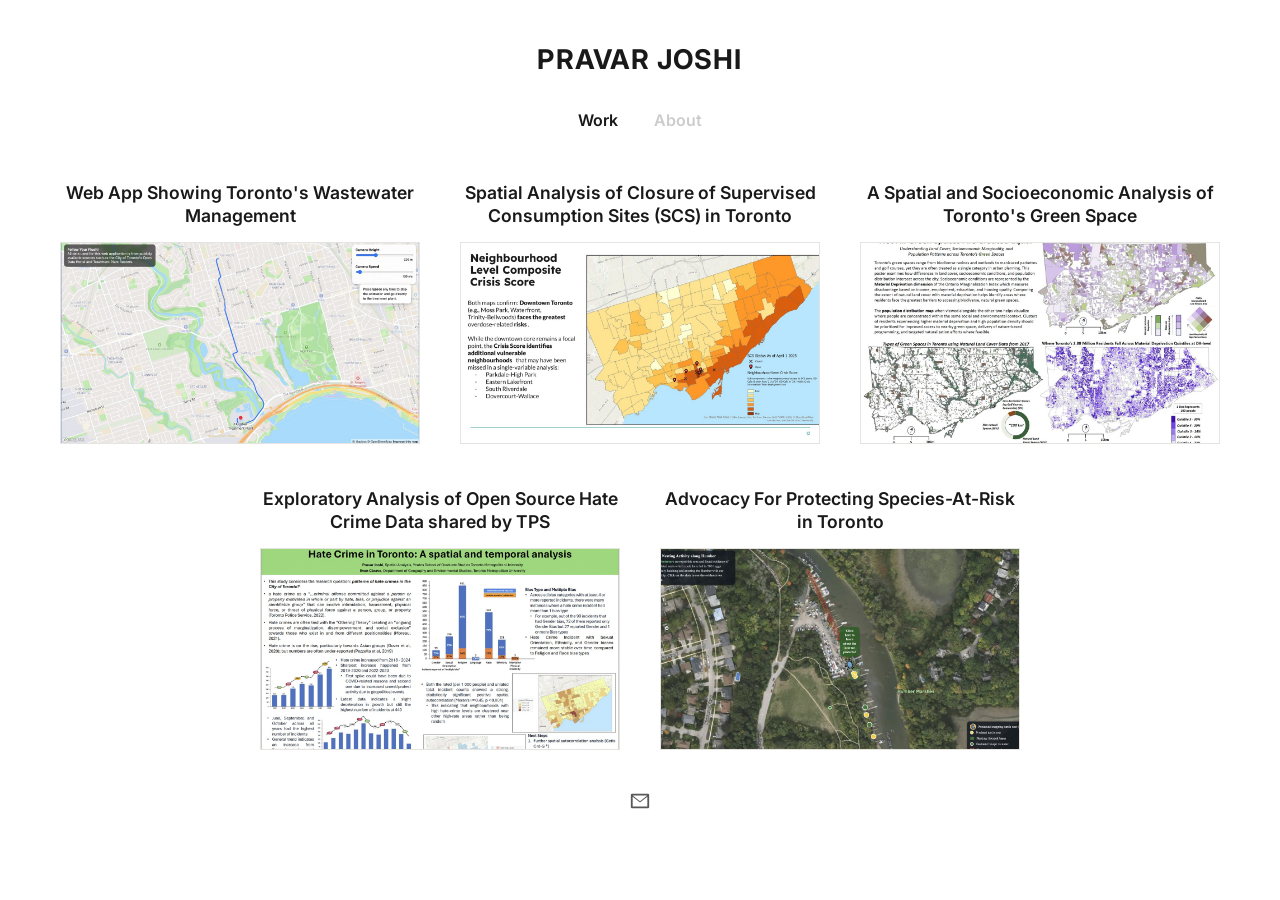
<file: index.html>
<!DOCTYPE html>
<html lang="en">
<head>
<meta charset="utf-8">
<meta name="viewport" content="width=device-width, initial-scale=1">
<title>Pravar Joshi</title>
<meta name="description" content="Pravar Joshi, cartographer, data scientist, and developer.">
<link rel="stylesheet" href="assets/css/site.css">
</head>
<body>

  <div class="masthead">
    <h1>PRAVAR JOSHI</h1>
    <div class="toggle">
      <button id="btn-work" class="active" type="button">Work</button>
      <button id="btn-about" type="button">About</button>
    </div>
  </div>

  <div class="wrap">

    <section id="work">
      <div class="gallery">
        <article class="item">
          <a class="t" href="wastewater.html">Web App Showing Toronto's Wastewater Management</a>
          <a class="ph" href="wastewater.html">
            <img src="assets/img/portfolio/wastewater.jpg" alt="Web app showing Toronto's wastewater management">
          </a>
        </article>
        <article class="item">
          <a class="t" href="scs.html">Spatial Analysis of Closure of Supervised Consumption Sites (SCS) in Toronto</a>
          <a class="ph" href="scs.html">
            <img src="assets/img/portfolio/scs_slide12.jpg" alt="Neighbourhood composite Crisis Score choropleth with supervised consumption sites">
          </a>
        </article>
        <article class="item">
          <a class="t" href="greenspace.html">A Spatial and Socioeconomic Analysis of Toronto's Green Space</a>
          <a class="ph" href="greenspace.html">
            <img src="assets/img/portfolio/greenspace.jpg" alt="Poster: Not All Green Spaces Are Created Equal">
          </a>
        </article>
        <article class="item">
          <a class="t" href="hatecrime.html">Exploratory Analysis of Open Source Hate Crime Data shared by TPS</a>
          <a class="ph" href="hatecrime.html">
            <img src="assets/img/portfolio/hatecrime.jpg" alt="Research poster: hate crime in Toronto, a spatial and temporal analysis">
          </a>
        </article>
        <article class="item">
          <a class="t" href="turtle.html">Advocacy For Protecting Species-At-Risk in Toronto</a>
          <a class="ph" href="turtle.html">
            <img src="assets/img/portfolio/turtle.jpg" alt="Web map of turtle nesting activity along the Humber River">
          </a>
        </article>
      </div>
    </section>

    <section id="about" class="about" style="display:none">
      <p>Toronto-based cartographer, data scientist, and developer.</p>
      <div class="skills">
        <p><b>Mapping / GIS:</b> ESRI products (ArcGIS Online and Pro), QGIS, Turf.js, Mapbox GL JS</p>
        <p><b>Software:</b> HTML, CSS, JavaScript</p>
        <p><b>Data analysis:</b> Python (GeoPandas, Matplotlib), R, Excel</p>
      </div>
    </section>

  </div>

  <div class="social">
    <a href="mailto:pravar.joshi@torontomu.ca" aria-label="Email">
      <svg viewBox="0 0 24 24" aria-hidden="true"><path d="M2 5.5A1.5 1.5 0 0 1 3.5 4h17A1.5 1.5 0 0 1 22 5.5v13a1.5 1.5 0 0 1-1.5 1.5h-17A1.5 1.5 0 0 1 2 18.5v-13Zm2.06.5 7.94 6.2L19.94 6H4.06ZM20 7.27l-7.38 5.76a1 1 0 0 1-1.24 0L4 7.27V18h16V7.27Z"/></svg>
    </a>
  </div>

  <script>
    (function(){
      var work=document.getElementById('work'), about=document.getElementById('about');
      var bw=document.getElementById('btn-work'), ba=document.getElementById('btn-about');
      bw.addEventListener('click',function(){work.style.display='';about.style.display='none';bw.classList.add('active');ba.classList.remove('active');});
      ba.addEventListener('click',function(){about.style.display='';work.style.display='none';ba.classList.add('active');bw.classList.remove('active');});
    })();
  </script>

</body>
</html>
</file>
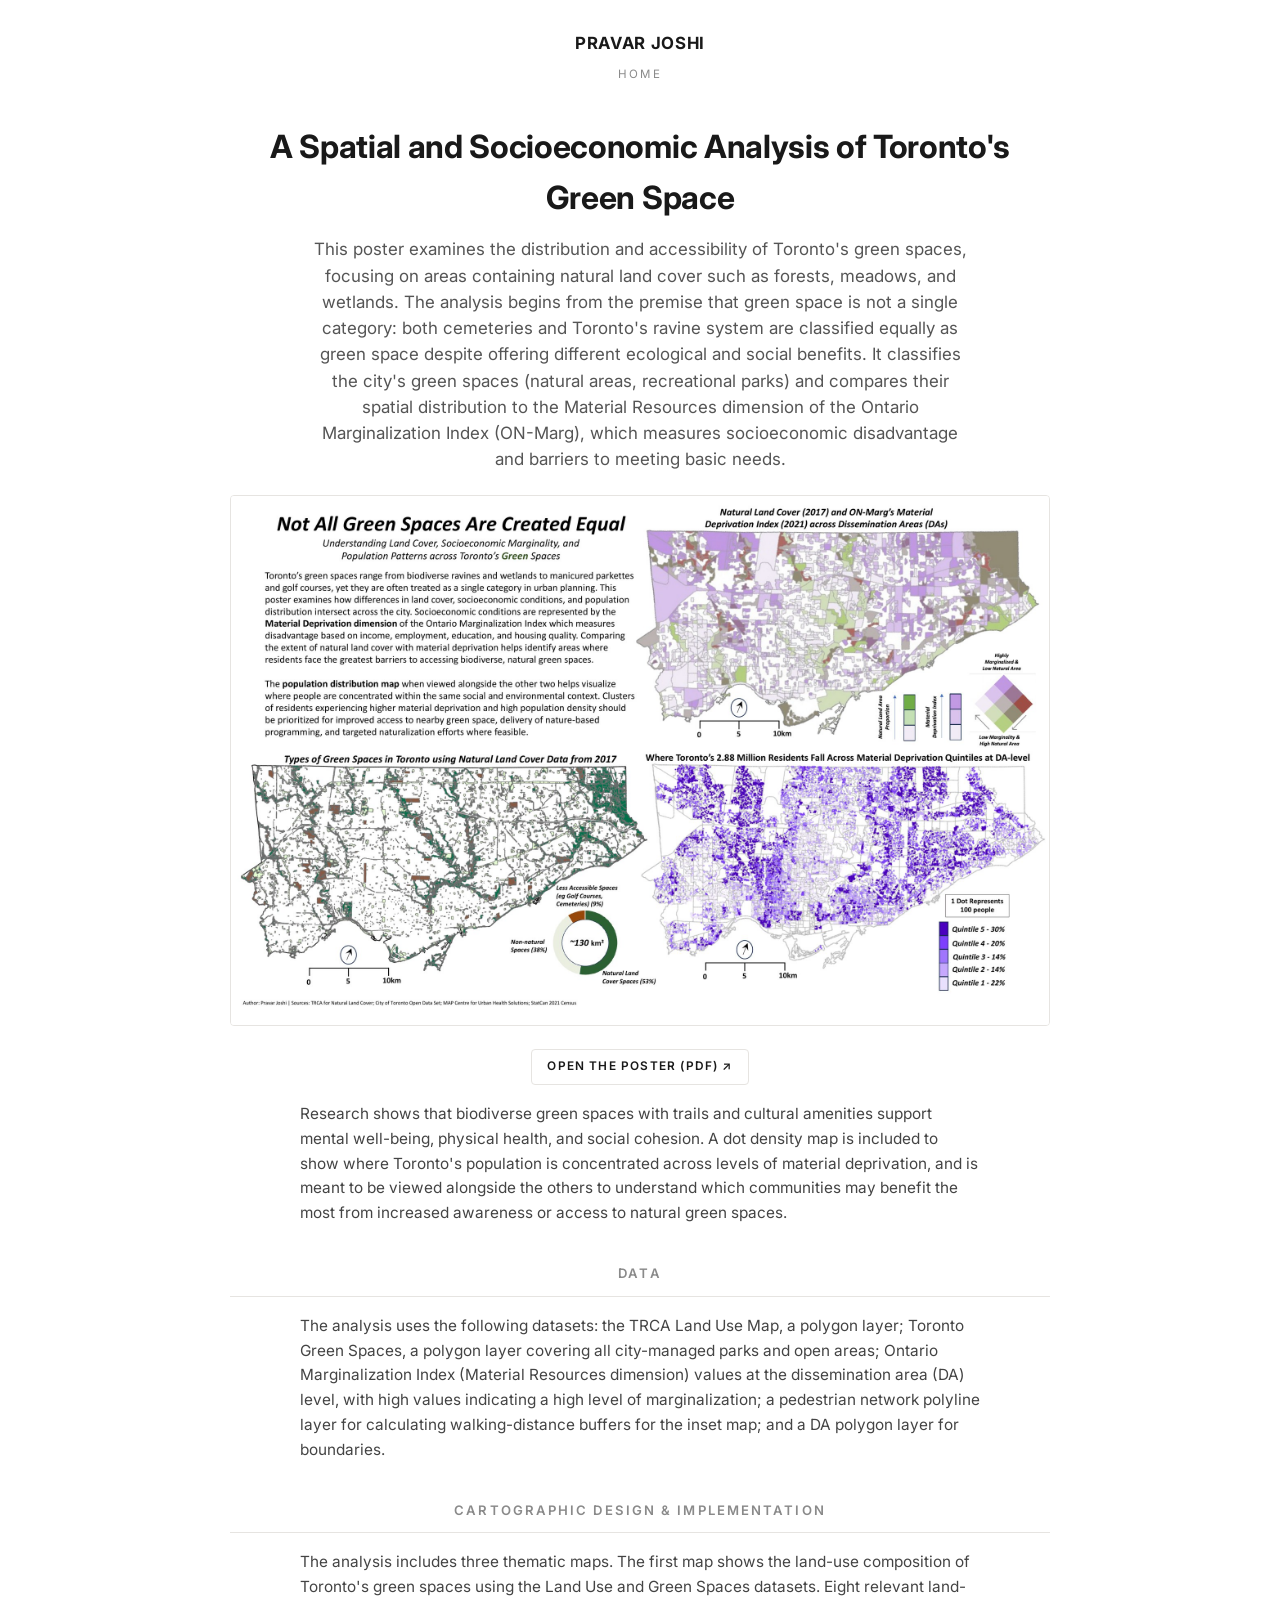
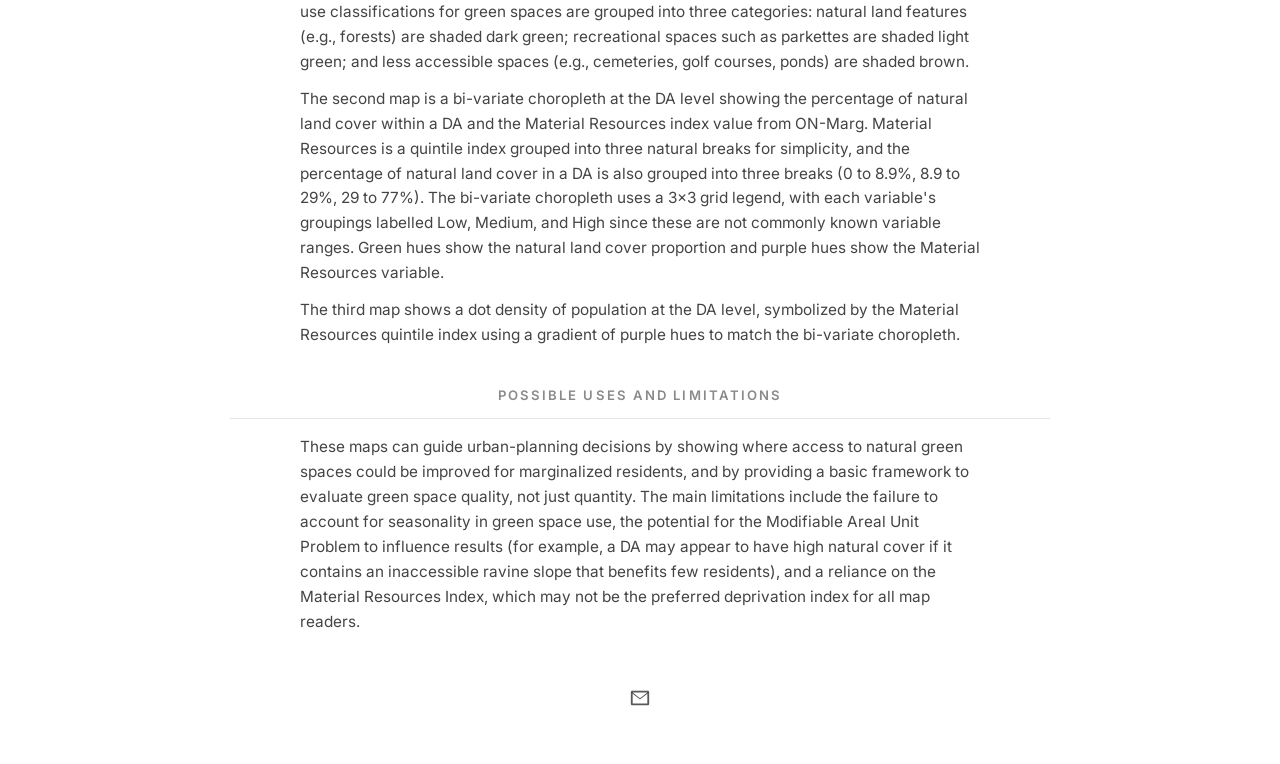
<file: greenspace.html>
<!DOCTYPE html>
<html lang="en">
<head>
<meta charset="utf-8">
<meta name="viewport" content="width=device-width, initial-scale=1">
<title>Toronto Green Space | Pravar Joshi</title>
<link rel="stylesheet" href="assets/css/site.css">
</head>
<body>

  <div class="detail-top">
    <a class="home-name" href="index.html">PRAVAR JOSHI</a><br>
    <a class="home-link" href="index.html">Home</a>
  </div>

  <article class="doc">
    <h1>A Spatial and Socioeconomic Analysis of Toronto's Green Space</h1>
    <p class="lead">This poster examines the distribution and accessibility of Toronto's green spaces, focusing on areas containing natural land cover such as forests, meadows, and wetlands. The analysis begins from the premise that green space is not a single category: both cemeteries and Toronto's ravine system are classified equally as green space despite offering different ecological and social benefits. It classifies the city's green spaces (natural areas, recreational parks) and compares their spatial distribution to the Material Resources dimension of the Ontario Marginalization Index (ON-Marg), which measures socioeconomic disadvantage and barriers to meeting basic needs.</p>

    <div class="panel">
      <div class="hl">
        <img src="assets/img/greenspace/poster.jpg" alt="Poster: Not All Green Spaces Are Created Equal, land cover, socioeconomic marginality, and population patterns across Toronto's green spaces">
      </div>
    </div>

    <div class="btns">
      <a class="btn" href="assets/greenspace-poster.pdf" target="_blank" rel="noopener">Open the poster (PDF) &#8599;</a>
    </div>

    <div class="prose">
      <p>Research shows that biodiverse green spaces with trails and cultural amenities support mental well-being, physical health, and social cohesion. A dot density map is included to show where Toronto's population is concentrated across levels of material deprivation, and is meant to be viewed alongside the others to understand which communities may benefit the most from increased awareness or access to natural green spaces.</p>
    </div>

    <h2 class="section">Data</h2>
    <div class="prose">
      <p>The analysis uses the following datasets: the TRCA Land Use Map, a polygon layer; Toronto Green Spaces, a polygon layer covering all city-managed parks and open areas; Ontario Marginalization Index (Material Resources dimension) values at the dissemination area (DA) level, with high values indicating a high level of marginalization; a pedestrian network polyline layer for calculating walking-distance buffers for the inset map; and a DA polygon layer for boundaries.</p>
    </div>

    <h2 class="section">Cartographic Design &amp; Implementation</h2>
    <div class="prose">
      <p>The analysis includes three thematic maps. The first map shows the land-use composition of Toronto's green spaces using the Land Use and Green Spaces datasets. Eight relevant land-use classifications for green spaces are grouped into three categories: natural land features (e.g., forests) are shaded dark green; recreational spaces such as parkettes are shaded light green; and less accessible spaces (e.g., cemeteries, golf courses, ponds) are shaded brown.</p>
      <p>The second map is a bi-variate choropleth at the DA level showing the percentage of natural land cover within a DA and the Material Resources index value from ON-Marg. Material Resources is a quintile index grouped into three natural breaks for simplicity, and the percentage of natural land cover in a DA is also grouped into three breaks (0 to 8.9%, 8.9 to 29%, 29 to 77%). The bi-variate choropleth uses a 3x3 grid legend, with each variable's groupings labelled Low, Medium, and High since these are not commonly known variable ranges. Green hues show the natural land cover proportion and purple hues show the Material Resources variable.</p>
      <p>The third map shows a dot density of population at the DA level, symbolized by the Material Resources quintile index using a gradient of purple hues to match the bi-variate choropleth.</p>
    </div>

    <h2 class="section">Possible Uses and Limitations</h2>
    <div class="prose">
      <p>These maps can guide urban-planning decisions by showing where access to natural green spaces could be improved for marginalized residents, and by providing a basic framework to evaluate green space quality, not just quantity. The main limitations include the failure to account for seasonality in green space use, the potential for the Modifiable Areal Unit Problem to influence results (for example, a DA may appear to have high natural cover if it contains an inaccessible ravine slope that benefits few residents), and a reliance on the Material Resources Index, which may not be the preferred deprivation index for all map readers.</p>
    </div>

  </article>

  <div class="social">
    <a href="mailto:pravar.joshi@torontomu.ca" aria-label="Email">
      <svg viewBox="0 0 24 24" aria-hidden="true"><path d="M2 5.5A1.5 1.5 0 0 1 3.5 4h17A1.5 1.5 0 0 1 22 5.5v13a1.5 1.5 0 0 1-1.5 1.5h-17A1.5 1.5 0 0 1 2 18.5v-13Zm2.06.5 7.94 6.2L19.94 6H4.06ZM20 7.27l-7.38 5.76a1 1 0 0 1-1.24 0L4 7.27V18h16V7.27Z"/></svg>
    </a>
  </div>

</body>
</html>
</file>
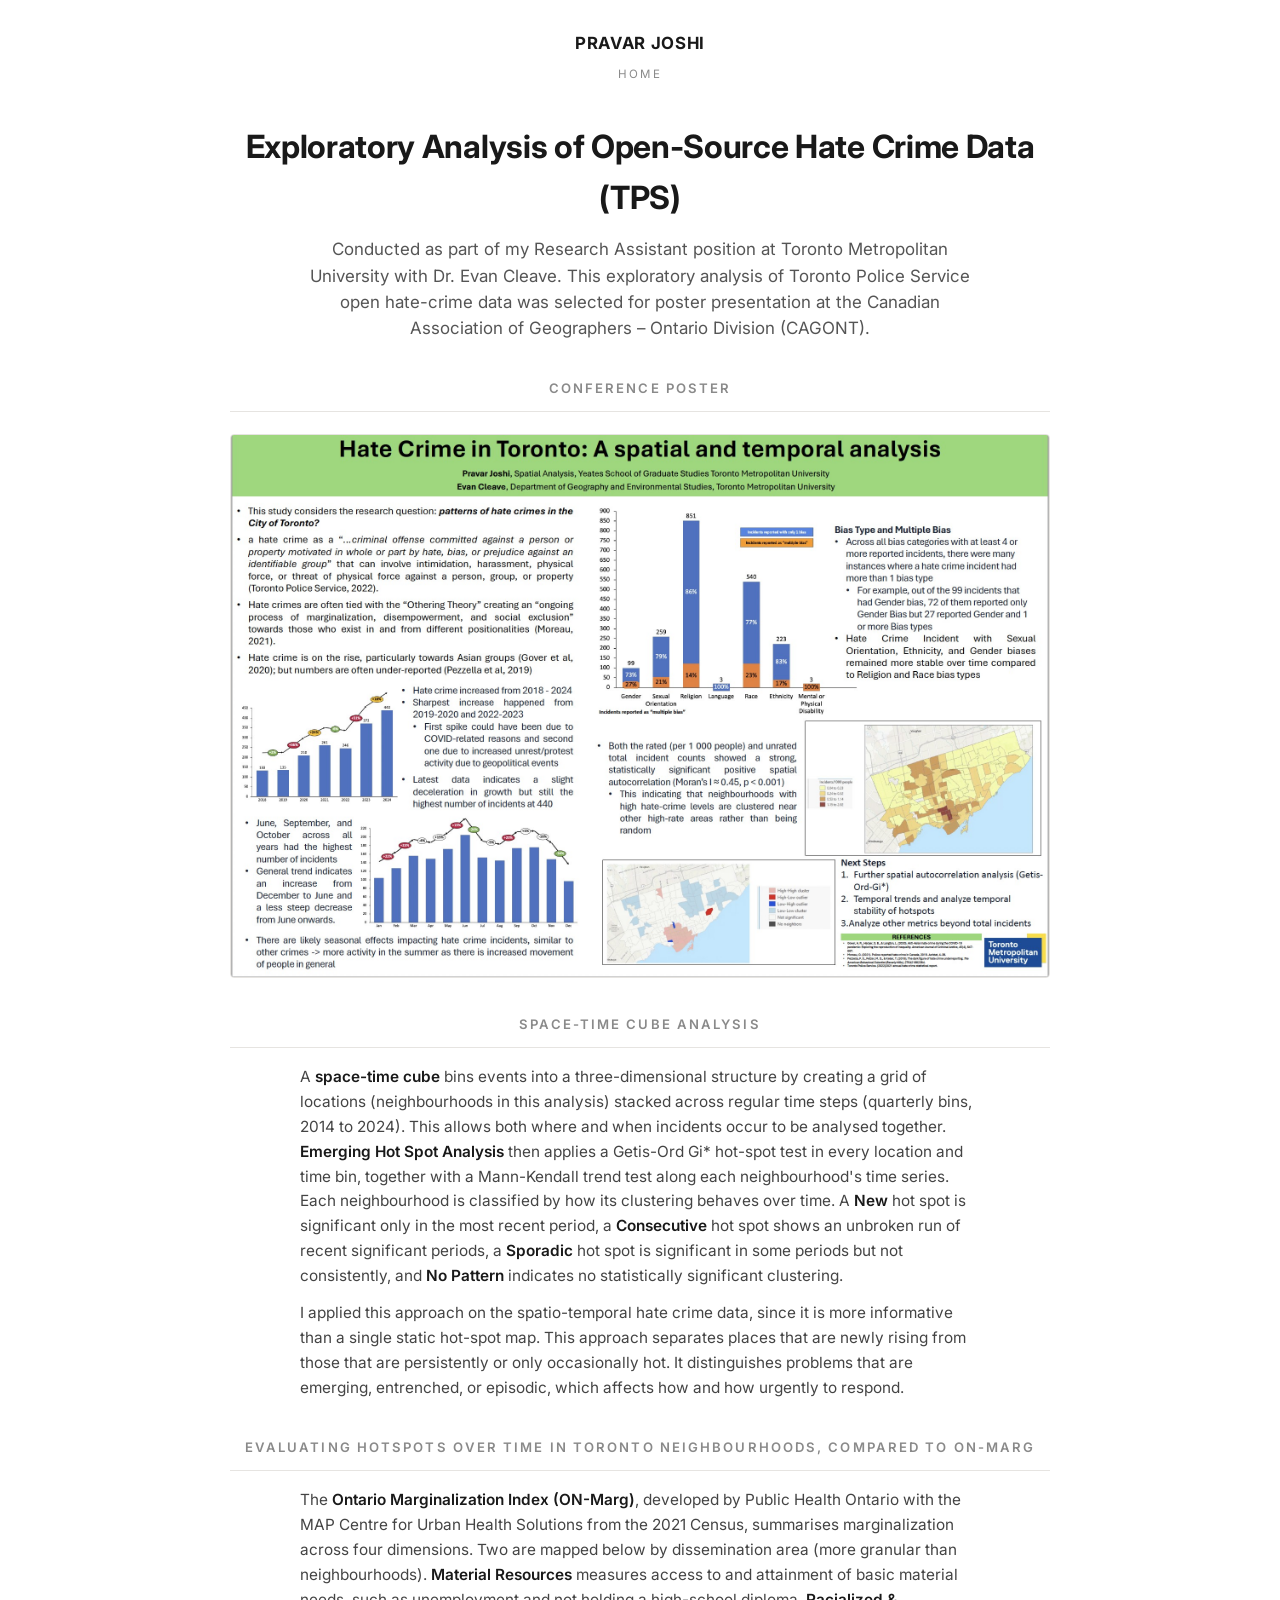
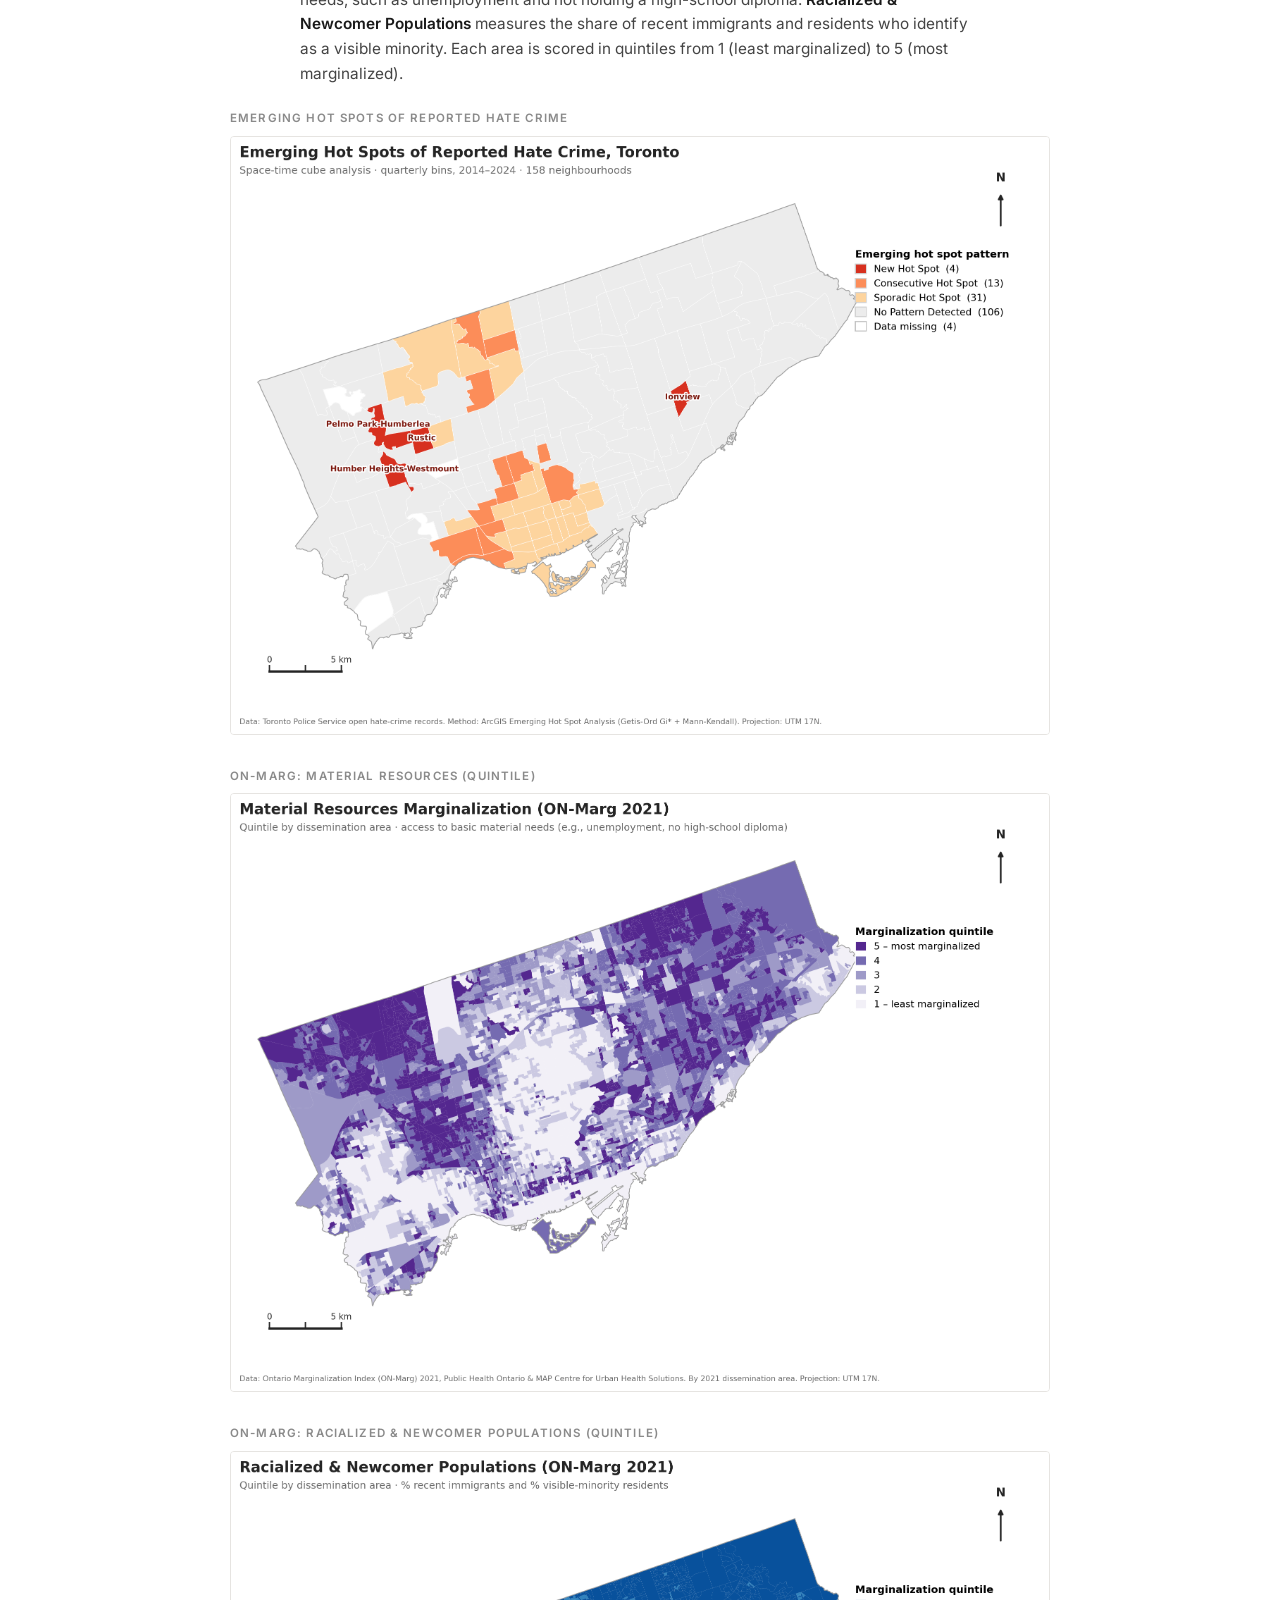
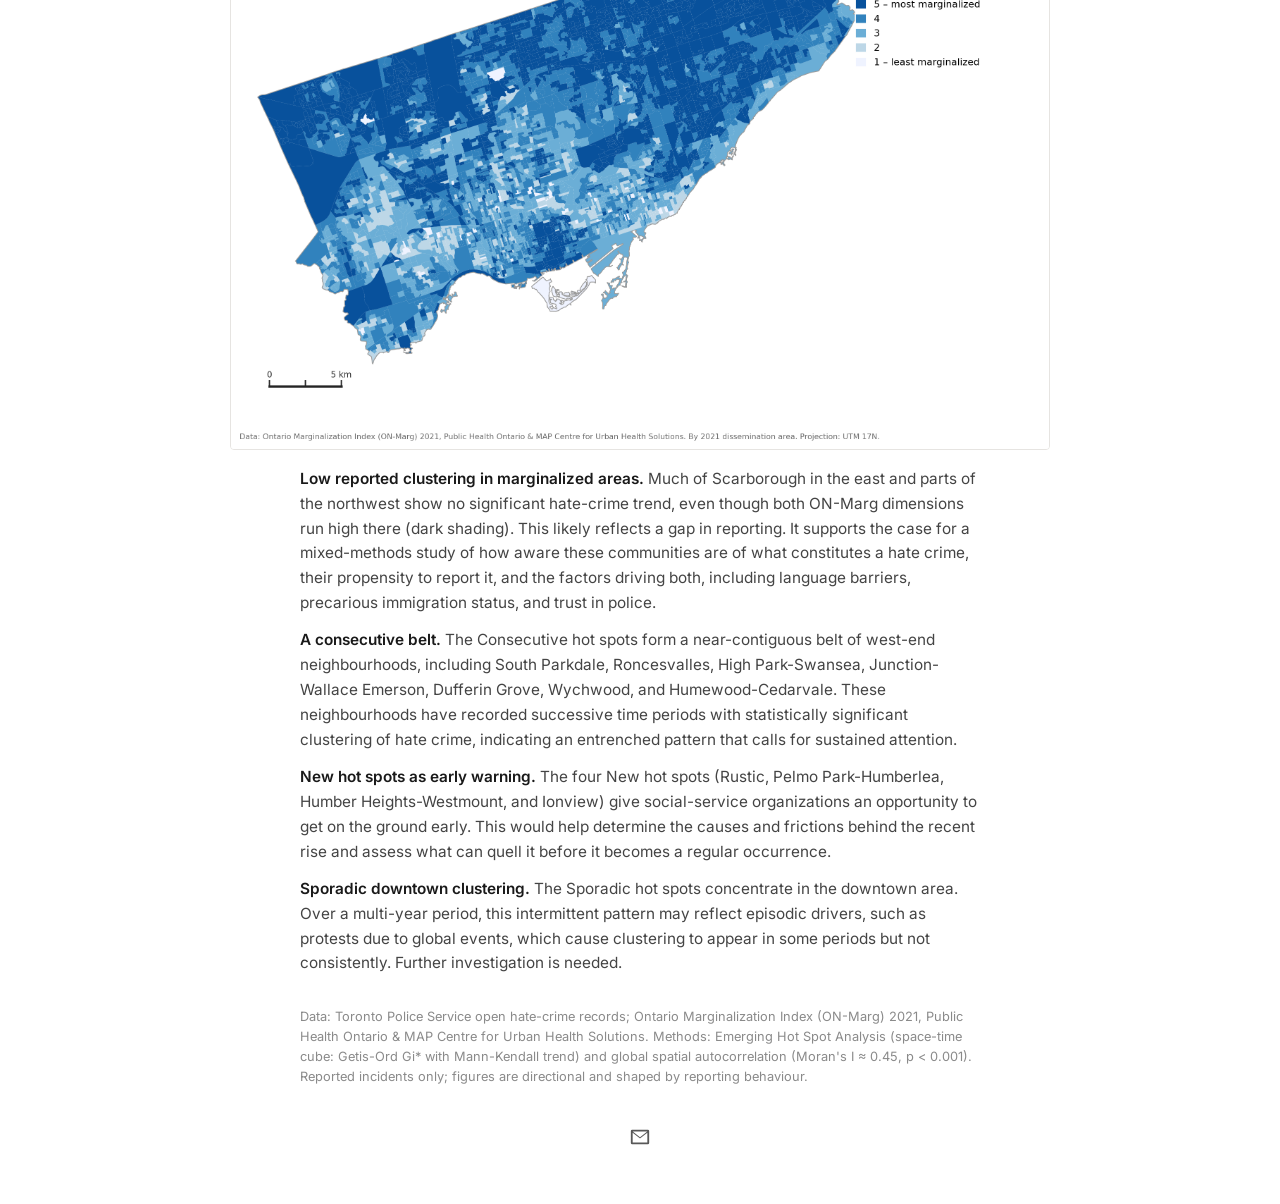
<file: hatecrime.html>
<!DOCTYPE html>
<html lang="en">
<head>
<meta charset="utf-8">
<meta name="viewport" content="width=device-width, initial-scale=1">
<title>Hate Crime Analysis | Pravar Joshi</title>
<link rel="stylesheet" href="assets/css/site.css">
</head>
<body>

  <div class="detail-top">
    <a class="home-name" href="index.html">PRAVAR JOSHI</a><br>
    <a class="home-link" href="index.html">Home</a>
  </div>

  <article class="doc">
    <h1>Exploratory Analysis of Open-Source Hate Crime Data (TPS)</h1>
    <p class="lead">Conducted as part of my Research Assistant position at Toronto Metropolitan University with Dr. Evan Cleave. This exploratory analysis of Toronto Police Service open hate-crime data was selected for poster presentation at the Canadian Association of Geographers &ndash; Ontario Division (CAGONT).</p>

    <h2 class="section">Conference Poster</h2>
    <div class="panel">
      <div class="hl">
        <img src="assets/img/hatecrime/poster.jpg" alt="Research poster: Hate Crime in Toronto, a spatial and temporal analysis">
      </div>
    </div>

    <h2 class="section">Space-Time Cube Analysis</h2>
    <div class="prose">
      <p>A <b>space-time cube</b> bins events into a three-dimensional structure by creating a grid of locations (neighbourhoods in this analysis) stacked across regular time steps (quarterly bins, 2014 to 2024). This allows both where and when incidents occur to be analysed together. <b>Emerging Hot Spot Analysis</b> then applies a Getis-Ord Gi* hot-spot test in every location and time bin, together with a Mann-Kendall trend test along each neighbourhood's time series. Each neighbourhood is classified by how its clustering behaves over time. A <b>New</b> hot spot is significant only in the most recent period, a <b>Consecutive</b> hot spot shows an unbroken run of recent significant periods, a <b>Sporadic</b> hot spot is significant in some periods but not consistently, and <b>No Pattern</b> indicates no statistically significant clustering.</p>
      <p>I applied this approach on the spatio-temporal hate crime data, since it is more informative than a single static hot-spot map. This approach separates places that are newly rising from those that are persistently or only occasionally hot. It distinguishes problems that are emerging, entrenched, or episodic, which affects how and how urgently to respond.</p>
    </div>

    <h2 class="section">Evaluating Hotspots Over Time in Toronto Neighbourhoods, Compared to ON-Marg</h2>
    <div class="prose">
      <p>The <b>Ontario Marginalization Index (ON-Marg)</b>, developed by Public Health Ontario with the MAP Centre for Urban Health Solutions from the 2021 Census, summarises marginalization across four dimensions. Two are mapped below by dissemination area (more granular than neighbourhoods). <b>Material Resources</b> measures access to and attainment of basic material needs, such as unemployment and not holding a high-school diploma. <b>Racialized &amp; Newcomer Populations</b> measures the share of recent immigrants and residents who identify as a visible minority. Each area is scored in quintiles from 1 (least marginalized) to 5 (most marginalized).</p>
    </div>
    <div class="panel">
      <div class="hl"><span class="lbl">Emerging hot spots of reported hate crime</span><img src="assets/img/hatecrime/hotspots_map.png" alt="Emerging hot spots of reported hate crime in Toronto"></div>
      <div class="hl"><span class="lbl">ON-Marg: Material Resources (quintile)</span><img src="assets/img/hatecrime/onmarg_material.png" alt="Material Resources marginalization by dissemination area"></div>
      <div class="hl"><span class="lbl">ON-Marg: Racialized &amp; Newcomer Populations (quintile)</span><img src="assets/img/hatecrime/onmarg_racialized.png" alt="Racialized and Newcomer Populations marginalization by dissemination area"></div>
    </div>

    <div class="prose">
      <p><b>Low reported clustering in marginalized areas.</b> Much of Scarborough in the east and parts of the northwest show no significant hate-crime trend, even though both ON-Marg dimensions run high there (dark shading). This likely reflects a gap in reporting. It supports the case for a mixed-methods study of how aware these communities are of what constitutes a hate crime, their propensity to report it, and the factors driving both, including language barriers, precarious immigration status, and trust in police.</p>
      <p><b>A consecutive belt.</b> The Consecutive hot spots form a near-contiguous belt of west-end neighbourhoods, including South Parkdale, Roncesvalles, High Park-Swansea, Junction-Wallace Emerson, Dufferin Grove, Wychwood, and Humewood-Cedarvale. These neighbourhoods have recorded successive time periods with statistically significant clustering of hate crime, indicating an entrenched pattern that calls for sustained attention.</p>
      <p><b>New hot spots as early warning.</b> The four New hot spots (Rustic, Pelmo Park-Humberlea, Humber Heights-Westmount, and Ionview) give social-service organizations an opportunity to get on the ground early. This would help determine the causes and frictions behind the recent rise and assess what can quell it before it becomes a regular occurrence.</p>
      <p><b>Sporadic downtown clustering.</b> The Sporadic hot spots concentrate in the downtown area. Over a multi-year period, this intermittent pattern may reflect episodic drivers, such as protests due to global events, which cause clustering to appear in some periods but not consistently. Further investigation is needed.</p>
    </div>

    <p class="fine">Data: Toronto Police Service open hate-crime records; Ontario Marginalization Index (ON-Marg) 2021, Public Health Ontario &amp; MAP Centre for Urban Health Solutions. Methods: Emerging Hot Spot Analysis (space-time cube: Getis-Ord Gi* with Mann-Kendall trend) and global spatial autocorrelation (Moran's I &asymp; 0.45, p &lt; 0.001). Reported incidents only; figures are directional and shaped by reporting behaviour.</p>
  </article>

  <div class="social">
    <a href="mailto:pravar.joshi@torontomu.ca" aria-label="Email">
      <svg viewBox="0 0 24 24" aria-hidden="true"><path d="M2 5.5A1.5 1.5 0 0 1 3.5 4h17A1.5 1.5 0 0 1 22 5.5v13a1.5 1.5 0 0 1-1.5 1.5h-17A1.5 1.5 0 0 1 2 18.5v-13Zm2.06.5 7.94 6.2L19.94 6H4.06ZM20 7.27l-7.38 5.76a1 1 0 0 1-1.24 0L4 7.27V18h16V7.27Z"/></svg>
    </a>
  </div>

</body>
</html>
</file>
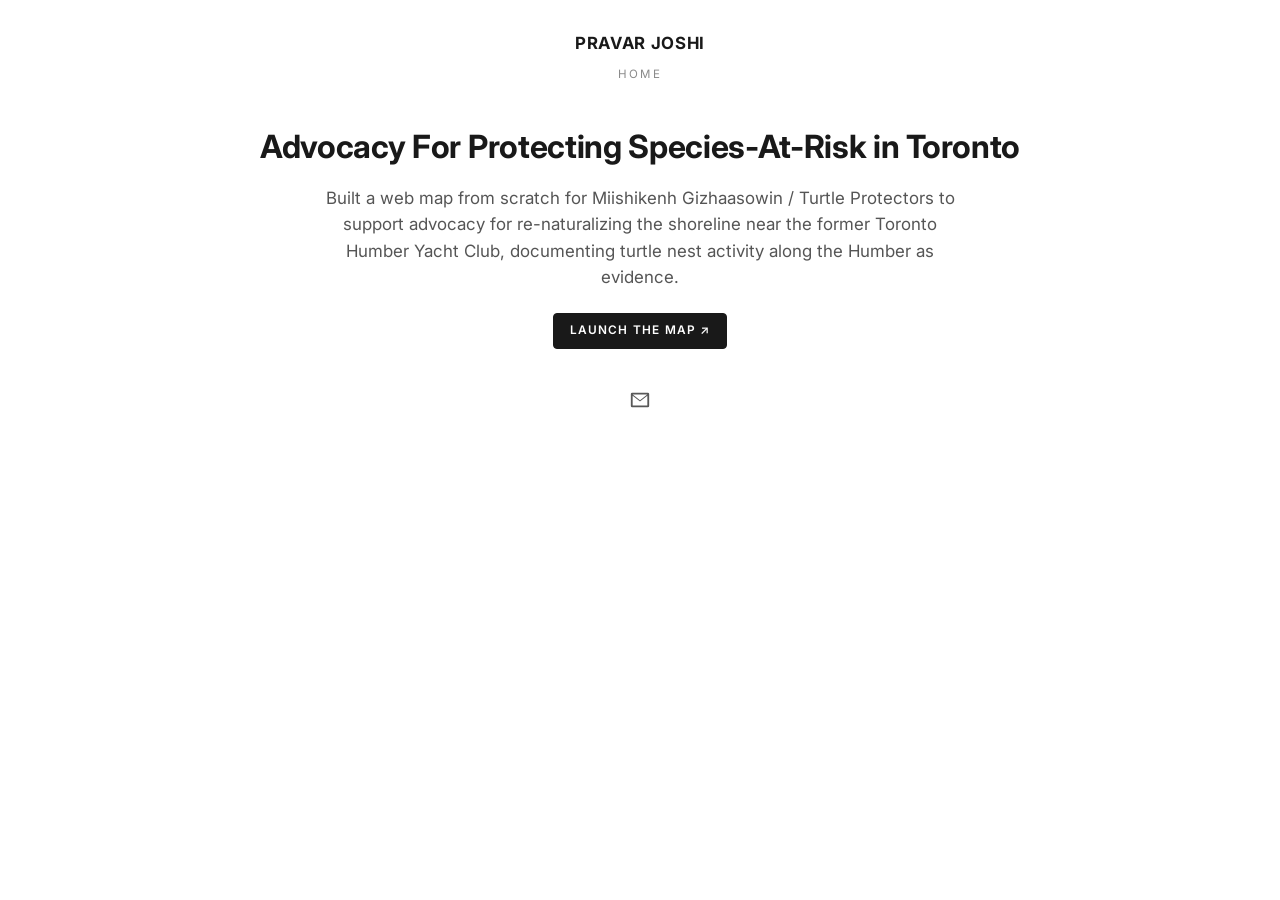
<file: turtle.html>
<!DOCTYPE html>
<html lang="en">
<head>
<meta charset="utf-8">
<meta name="viewport" content="width=device-width, initial-scale=1">
<title>Turtle Protectors Web Map | Pravar Joshi</title>
<link rel="stylesheet" href="assets/css/site.css">
</head>
<body>

  <div class="detail-top">
    <a class="home-name" href="index.html">PRAVAR JOSHI</a><br>
    <a class="home-link" href="index.html">Home</a>
  </div>

  <article class="doc">
    <h1>Advocacy For Protecting Species-At-Risk in Toronto</h1>
    <p class="lead">Built a web map from scratch for Miishikenh Gizhaasowin / Turtle Protectors to support advocacy for re-naturalizing the shoreline near the former Toronto Humber Yacht Club, documenting turtle nest activity along the Humber as evidence.</p>

    <div class="btns">
      <a class="btn primary" href="https://pravarjoshi-oss.github.io/turtle-humber/" target="_blank" rel="noopener">Launch the map &#8599;</a>
    </div>
  </article>

  <div class="social">
    <a href="mailto:pravar.joshi@torontomu.ca" aria-label="Email">
      <svg viewBox="0 0 24 24" aria-hidden="true"><path d="M2 5.5A1.5 1.5 0 0 1 3.5 4h17A1.5 1.5 0 0 1 22 5.5v13a1.5 1.5 0 0 1-1.5 1.5h-17A1.5 1.5 0 0 1 2 18.5v-13Zm2.06.5 7.94 6.2L19.94 6H4.06ZM20 7.27l-7.38 5.76a1 1 0 0 1-1.24 0L4 7.27V18h16V7.27Z"/></svg>
    </a>
  </div>

</body>
</html>
</file>
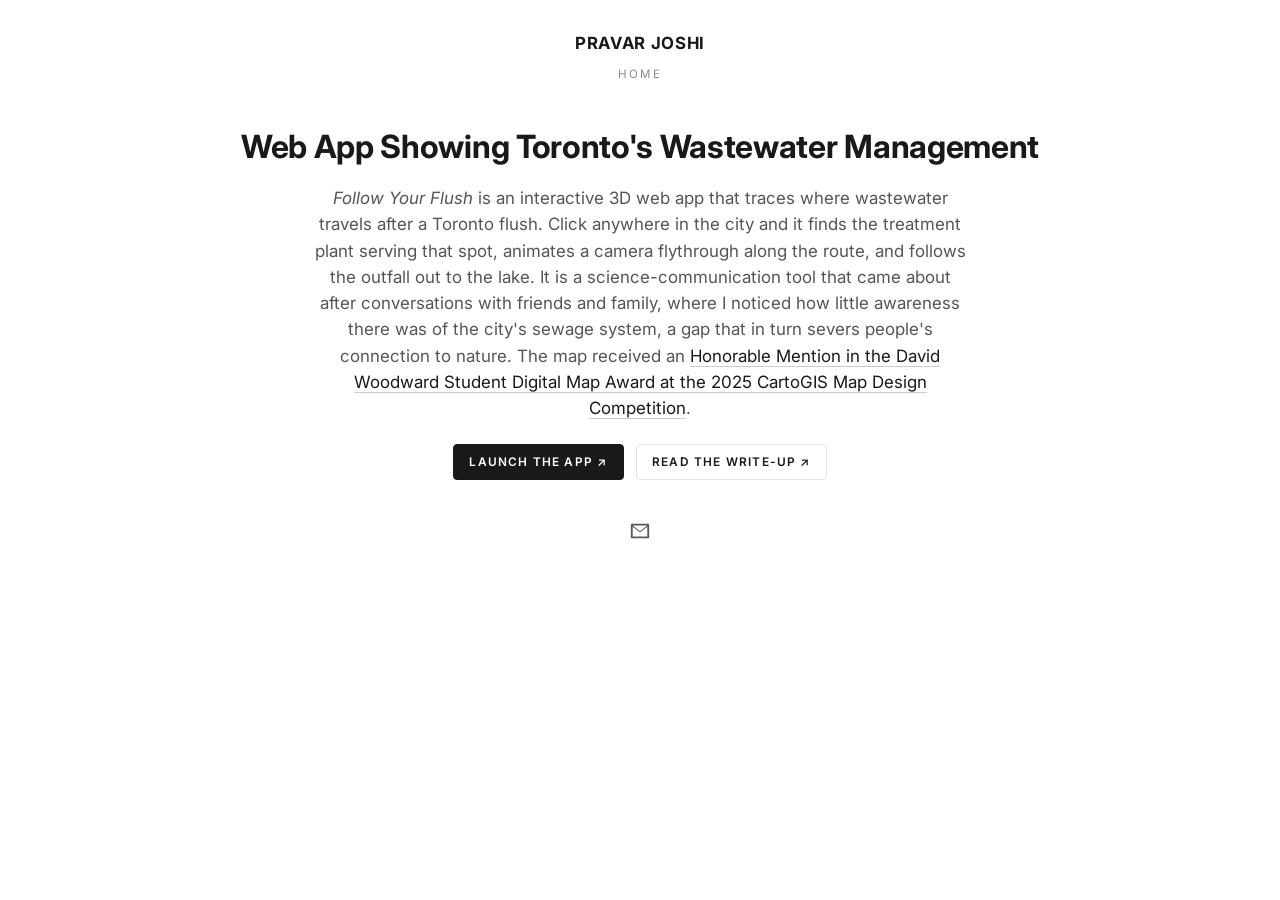
<file: wastewater.html>
<!DOCTYPE html>
<html lang="en">
<head>
<meta charset="utf-8">
<meta name="viewport" content="width=device-width, initial-scale=1">
<title>Toronto Wastewater Web App | Pravar Joshi</title>
<link rel="preconnect" href="https://fonts.googleapis.com">
<link rel="preconnect" href="https://fonts.gstatic.com" crossorigin>
<link rel="stylesheet" href="assets/css/site.css">
</head>
<body>

  <div class="detail-top">
    <a class="home-name" href="index.html">PRAVAR JOSHI</a><br>
    <a class="home-link" href="index.html">Home</a>
  </div>

  <article class="doc">
    <h1>Web App Showing Toronto's Wastewater Management</h1>
    <p class="lead"><em>Follow Your Flush</em> is an interactive 3D web app that traces where wastewater travels after a Toronto flush. Click anywhere in the city and it finds the treatment plant serving that spot, animates a camera flythrough along the route, and follows the outfall out to the lake. It is a science-communication tool that came about after conversations with friends and family, where I noticed how little awareness there was of the city's sewage system, a gap that in turn severs people's connection to nature. The map received an <a href="https://cartogis.org/docs/map_competition/CaGIS_Map_Design_Competition_Results_2025.pdf" target="_blank" rel="noopener">Honorable Mention in the David Woodward Student Digital Map Award at the 2025 CartoGIS Map Design Competition</a>.</p>

    <div class="btns">
      <a class="btn primary" href="https://pravarjoshi-oss.github.io/toronto-wastewater-map/" target="_blank" rel="noopener">Launch the app &#8599;</a>
      <a class="btn" href="https://spatial.blog.torontomu.ca/2025/11/24/how-i-built-an-educational-wastewater-journey-web-app-that-integrated-arcgis-online-mapbox-and-turf-js" target="_blank" rel="noopener">Read the write-up &#8599;</a>
    </div>
  </article>

  <div class="social">
    <a href="mailto:pravar.joshi@torontomu.ca" aria-label="Email">
      <svg viewBox="0 0 24 24" aria-hidden="true"><path d="M2 5.5A1.5 1.5 0 0 1 3.5 4h17A1.5 1.5 0 0 1 22 5.5v13a1.5 1.5 0 0 1-1.5 1.5h-17A1.5 1.5 0 0 1 2 18.5v-13Zm2.06.5 7.94 6.2L19.94 6H4.06ZM20 7.27l-7.38 5.76a1 1 0 0 1-1.24 0L4 7.27V18h16V7.27Z"/></svg>
    </a>
  </div>

</body>
</html>
</file>
<file: assets/css/site.css>
/* Pravar Joshi — portfolio */
@import url('https://fonts.googleapis.com/css2?family=Inter:wght@400;500;600;700&display=swap');

:root{
  --ink:#191919;
  --gray:#cccccc;
  --muted:#8a8a8a;
  --border:#e6e4e1;
  --accent:#b23a2f;
}
*{box-sizing:border-box}
html,body{margin:0;padding:0}
body{
  font-family:"Inter",-apple-system,BlinkMacSystemFont,"Segoe UI",Roboto,Arial,sans-serif;
  color:#2f2f2f; background:#fff; line-height:1.6;
  -webkit-font-smoothing:antialiased; text-rendering:optimizeLegibility;
}
a{color:var(--ink); text-decoration:none}
img{max-width:100%; height:auto; display:block}

/* ---------- masthead ---------- */
.masthead{text-align:center; padding:38px 20px 0}
.masthead h1{font-size:1.7rem; font-weight:700; letter-spacing:.04em; margin:0; color:var(--ink)}
.toggle{margin-top:1.4em}
.toggle button{
  font-family:inherit; font-weight:600; font-size:1rem; border:none; background:#fff;
  color:var(--gray); margin:4px 16px; cursor:pointer; padding:2px 0; transition:color .15s;
}
.toggle button:hover{color:var(--muted)}
.toggle button.active{color:var(--ink)}

/* ---------- work gallery ---------- */
.wrap{max-width:1240px; margin:0 auto; padding:14px 20px 0}
.gallery{display:flex; flex-wrap:wrap; justify-content:center; gap:44px 40px; margin-top:32px}
.item{width:360px; max-width:100%; text-align:center}
.item .t{display:inline-block; font-size:1.1rem; font-weight:600; color:var(--ink); margin-bottom:14px; line-height:1.3}
.item .t:hover{color:var(--muted)}
.item .ph{display:block; overflow:hidden; border:1px solid var(--border); aspect-ratio:16/9}
.item .ph img{width:100%; height:100%; object-fit:cover; display:block; transition:opacity .3s ease, transform .6s ease}
.item .ph:hover img{opacity:.9; transform:scale(1.03)}

/* ---------- about ---------- */
.about{max-width:660px; margin:8px auto 0; text-align:center}
.about p{margin:0 0 1em}
.about .skills{font-size:.94rem; color:#555; margin-top:1.4em}
.about .skills p{margin:.35em 0}
.about .skills b{color:var(--ink); font-weight:600}

/* ---------- social ---------- */
.social{text-align:center; padding:40px 0 48px}
.social a{display:inline-block; color:var(--ink); margin:0 12px; opacity:.72; transition:opacity .15s}
.social a:hover{opacity:1}
.social svg{width:22px; height:22px; fill:currentColor}

/* ---------- detail pages ---------- */
.detail-top{text-align:center; padding:30px 20px 0}
.detail-top .home-name{font-size:1.05rem; font-weight:700; letter-spacing:.04em; color:var(--ink)}
.detail-top .home-link{display:inline-block; font-size:.72rem; color:var(--muted); margin-top:8px; text-transform:uppercase; letter-spacing:.18em}
.detail-top .home-link:hover{color:var(--ink)}

.doc{max-width:860px; margin:0 auto; padding:26px 20px 0; text-align:center}
.doc h1{font-size:2rem; font-weight:700; color:var(--ink); margin:.3em 0 .4em; letter-spacing:-0.01em}
.doc .lead{font-size:1.06rem; color:#555; max-width:660px; margin:0 auto 1.2em; line-height:1.55}
.doc .btns{margin:1.4em 0 0; display:flex; gap:12px; justify-content:center; flex-wrap:wrap}
.doc .btn{
  display:inline-block; border:1px solid var(--border); padding:.65em 1.3em; border-radius:4px;
  font-size:.74rem; font-weight:600; text-transform:uppercase; letter-spacing:.1em; color:var(--ink);
}
.doc .btn:hover{border-color:var(--ink)}
.doc .btn.primary{background:var(--ink); color:#fff; border-color:var(--ink)}
.doc .btn.primary:hover{background:#000}

/* section heading */
.doc h2.section{
  font-size:.82rem; text-transform:uppercase; letter-spacing:.16em; font-weight:600; color:var(--muted);
  margin:2.8em 0 0; padding-bottom:.9em; border-bottom:1px solid var(--border);
}

/* key highlights panel */
.panel{margin-top:1.4em; text-align:left}
.hl{margin-top:2em}
.hl:first-child{margin-top:1.4em}
.hl .lbl{display:block; font-size:.72rem; text-transform:uppercase; letter-spacing:.1em; font-weight:600; color:var(--muted); margin-bottom:.7em}
.hl img, .hl video{width:100%; display:block; border:1px solid var(--border); border-radius:4px; background:#fff}

/* embedded deck */
.deck{width:100%; height:640px; border:1px solid var(--border); border-radius:6px; margin-top:1.2em; background:#f7f6f4}
.deck-link{display:inline-block; margin-top:1em; font-size:.74rem; text-transform:uppercase; letter-spacing:.1em; font-weight:600; color:var(--ink); border-bottom:1px solid var(--border); padding-bottom:2px}
.deck-link:hover{border-color:var(--ink)}

/* readable left-aligned insight prose */
.doc .prose{max-width:680px; margin:1.1em auto 0; text-align:left; font-size:.96rem; color:#444; line-height:1.62}
.doc .prose p{margin:0 0 .8em}
.doc .prose b{color:var(--ink); font-weight:600}
.doc .poster-link{display:inline-block; margin-top:.9em; font-size:.74rem; text-transform:uppercase; letter-spacing:.1em; font-weight:600; color:var(--ink); border-bottom:1px solid var(--border); padding-bottom:2px}
.doc .poster-link:hover{border-color:var(--ink)}

.doc .fine{font-size:.8rem; color:var(--muted); margin:2.4em auto 0; max-width:680px; line-height:1.55; text-align:left}
.doc .fine a{color:var(--ink); border-bottom:1px solid var(--border)}

/* inline award link in lead */
.lead a{color:var(--ink); border-bottom:1px solid #cfcbc6}
.lead a:hover{border-color:var(--ink)}

/* ---------- responsive ---------- */
@media (max-width:860px){
  .doc h1{font-size:1.7rem}
  .deck{height:500px}
}
@media (max-width:520px){
  .item{width:100%}
  .masthead h1{font-size:1.45rem}
  .deck{height:420px}
}
</file>
